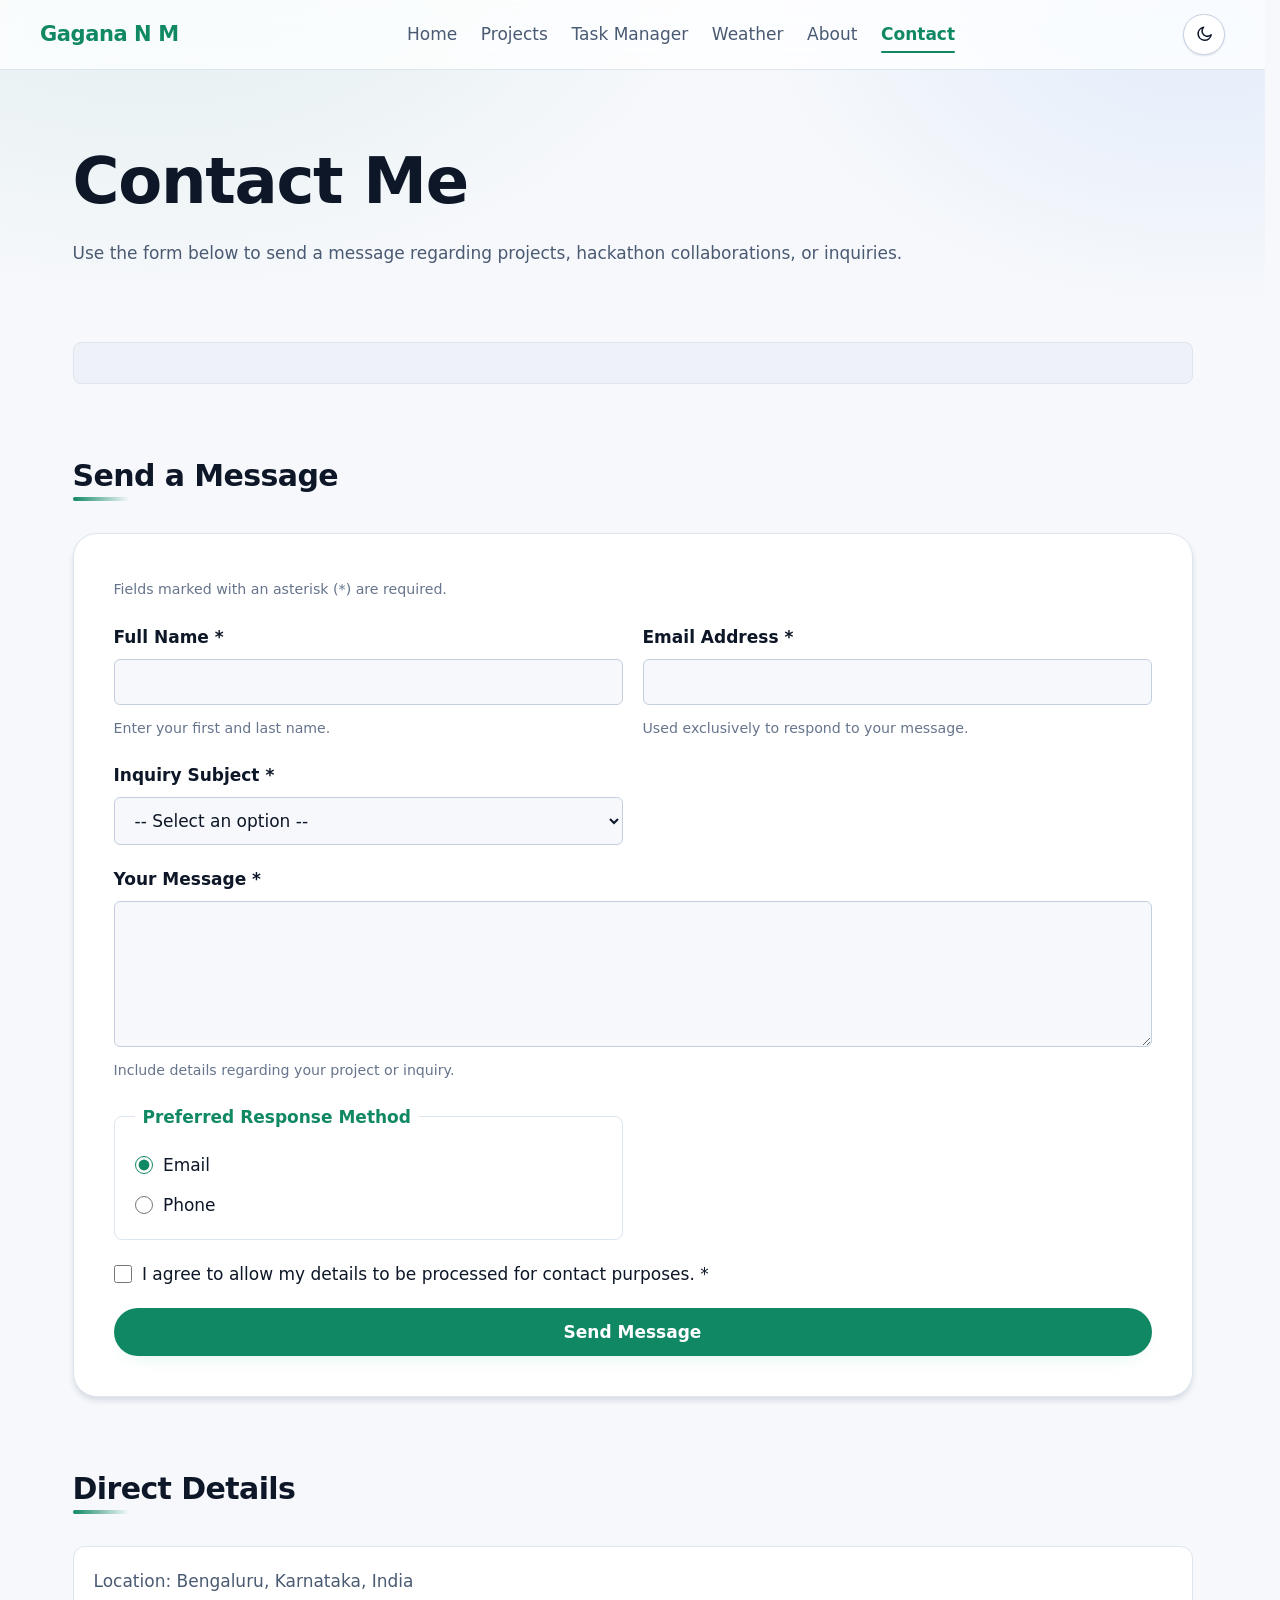
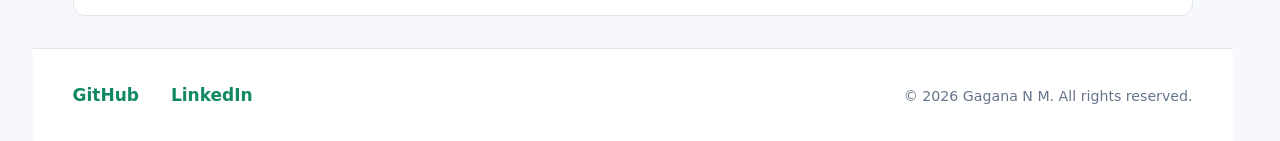
<file: contact.html>
<!DOCTYPE html>
<html lang="en" dir="ltr">
<head>
  <meta charset="UTF-8">
  <meta name="viewport" content="width=device-width, initial-scale=1.0">
  
  <title>Contact Gagana N M | AI/ML Engineer</title>
  <meta name="description" content="Get in touch with Gagana N M for AI/ML development, software collaboration, or accessibility inquiries.">
  <meta name="robots" content="index, follow">

  <link rel="canonical" href="https://www.gagananm.dev/contact.html">
  <link rel="stylesheet" href="style.css">
</head>
<body>

  <!-- Skip Link -->
  <a href="#main-content" class="skip-link">Skip to main content</a>

  <!-- Header Landmark -->
  <header role="banner">
    <nav aria-label="Main Navigation">
      <a href="index.html">
        <strong>Gagana N M</strong>
      </a>
      <ul>
        <li><a href="index.html">Home</a></li>
        <li><a href="project.html">Projects</a></li>
        <li><a href="todo.html">Task Manager</a></li>
        <li><a href="weather.html">Weather</a></li>
        <li><a href="about.html">About</a></li>
        <li><a href="contact.html" aria-current="page">Contact</a></li>
      </ul>

      <!-- Light / dark mode switch: swaps CSS custom properties on <html> -->
      <button type="button" class="theme-toggle" id="theme-toggle"
        aria-label="Switch to light theme" aria-pressed="false" title="Toggle colour theme">
        <svg class="icon icon-sun" viewBox="0 0 24 24" fill="none" stroke="currentColor"
          stroke-width="2" stroke-linecap="round" aria-hidden="true" focusable="false">
          <circle cx="12" cy="12" r="4.5"></circle>
          <path d="M12 1.5v2.5M12 20v2.5M4.2 4.2l1.8 1.8M18 18l1.8 1.8M1.5 12H4M20 12h2.5M4.2 19.8L6 18M18 6l1.8-1.8"></path>
        </svg>
        <svg class="icon icon-moon" viewBox="0 0 24 24" fill="none" stroke="currentColor"
          stroke-width="2" stroke-linecap="round" stroke-linejoin="round" aria-hidden="true" focusable="false">
          <path d="M21 12.8A8.5 8.5 0 1 1 11.2 3a6.6 6.6 0 0 0 9.8 9.8z"></path>
        </svg>
      </button>
    </nav>
  </header>

  <!-- Main Content Landmark -->
  <main id="main-content" tabindex="-1">

    <header>
      <h1>Contact Me</h1>
      <p>Use the form below to send a message regarding projects, hackathon collaborations, or inquiries.</p>
    </header>

    <!-- Screen Reader Status Live Region -->
    <div id="form-status" aria-live="polite" aria-atomic="true">
      <!-- Success/Error alert messages will be read by screen readers here -->
    </div>

    <!-- Tab-Navigable Contact Form -->
    <section aria-labelledby="form-heading">
      <h2 id="form-heading">Send a Message</h2>

      <form action="/submit-contact" method="POST" novalidate>

        <p><small>Fields marked with an asterisk (<span aria-hidden="true">*</span>) are required.</small></p>

        <!-- Name Input -->
        <div>
          <label for="full-name">
            Full Name <span aria-hidden="true">*</span>
          </label>
          <input
            type="text"
            id="full-name"
            name="name"
            required
            autocomplete="name"
            aria-required="true"
            aria-describedby="name-hint"
          >
          <span id="name-hint"><small>Enter your first and last name.</small></span>
        </div>

        <!-- Email Input -->
        <div>
          <label for="email-address">
            Email Address <span aria-hidden="true">*</span>
          </label>
          <input
            type="email"
            id="email-address"
            name="email"
            required
            autocomplete="email"
            aria-required="true"
            aria-describedby="email-hint"
          >
          <span id="email-hint"><small>Used exclusively to respond to your message.</small></span>
        </div>

        <!-- Subject Select Dropdown -->
        <div>
          <label for="subject-type">
            Inquiry Subject <span aria-hidden="true">*</span>
          </label>
          <select id="subject-type" name="subject" required aria-required="true">
            <option value="" disabled selected>-- Select an option --</option>
            <option value="collaboration">Project Collaboration</option>
            <option value="hackathon">Hackathon / Team Opportunity</option>
            <option value="general">General Inquiry</option>
          </select>
        </div>

        <!-- Message Textarea -->
        <div>
          <label for="user-message">
            Your Message <span aria-hidden="true">*</span>
          </label>
          <textarea
            id="user-message"
            name="message"
            rows="6"
            required
            aria-required="true"
            aria-describedby="message-hint"
          ></textarea>
          <span id="message-hint"><small>Include details regarding your project or inquiry.</small></span>
        </div>

        <!-- Radio Group Fieldset -->
        <fieldset>
          <legend>Preferred Response Method</legend>

          <div>
            <input type="radio" id="pref-email" name="preferred_contact" value="email" checked>
            <label for="pref-email">Email</label>
          </div>

          <div>
            <input type="radio" id="pref-phone" name="preferred_contact" value="phone">
            <label for="pref-phone">Phone</label>
          </div>
        </fieldset>

        <!-- Checkbox -->
        <div>
          <input type="checkbox" id="data-consent" name="consent" required aria-required="true">
          <label for="data-consent">
            I agree to allow my details to be processed for contact purposes. <span aria-hidden="true">*</span>
          </label>
        </div>

        <!-- Submit Button -->
        <div>
          <button type="submit">Send Message</button>
        </div>

      </form>
    </section>

    <!-- Direct Contact Address Landmark -->
    <section aria-labelledby="direct-contact-heading">
      <h2 id="direct-contact-heading">Direct Details</h2>
      <address>
        <p>Location: Bengaluru, Karnataka, India</p>
      </address>
    </section>

  </main>

  <!-- Footer Landmark -->
  <footer role="contentinfo">
    <nav aria-label="Footer Social Links">
      <ul>
        <li><a href="https://github.com" rel="external noopener noreferrer" target="_blank" aria-label="GitHub Profile (opens in a new tab)">GitHub</a></li>
        <li><a href="https://linkedin.com" rel="external noopener noreferrer" target="_blank" aria-label="LinkedIn Profile (opens in a new tab)">LinkedIn</a></li>
      </ul>
    </nav>
    <p><small>&copy; <time datetime="2026">2026</time> Gagana N M. All rights reserved.</small></p>
  </footer>

</body>
</html>
</file>
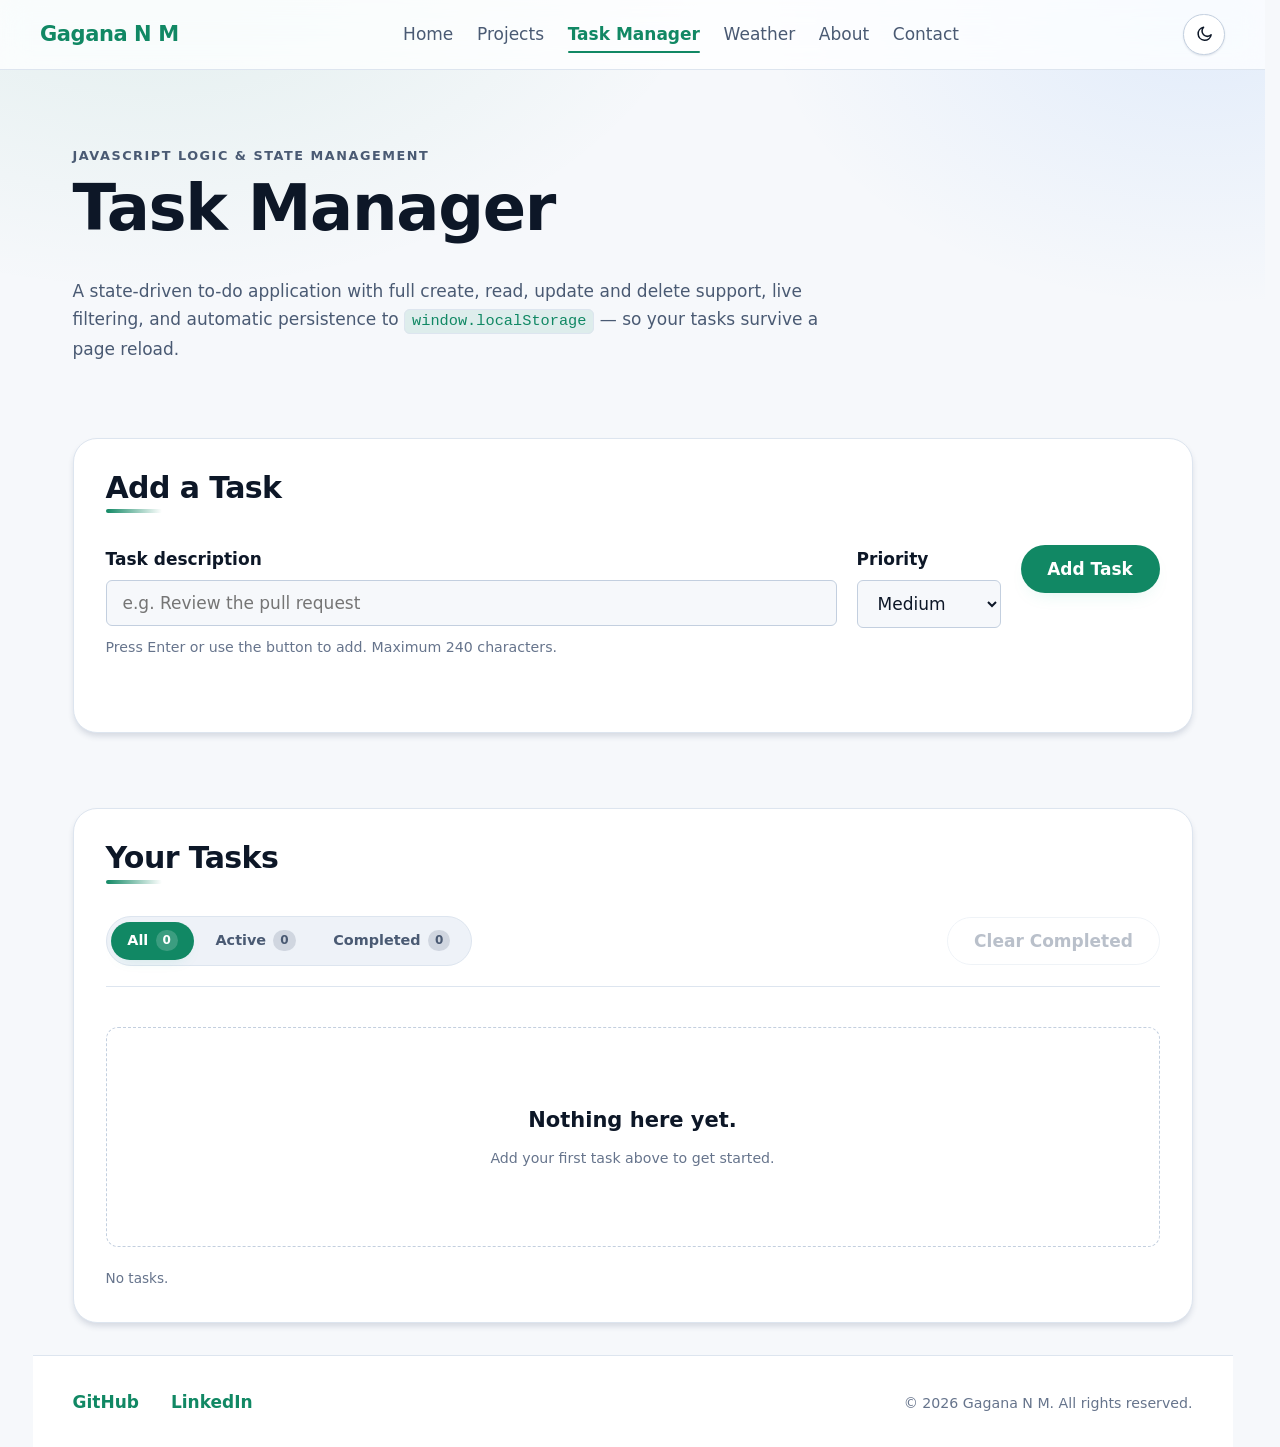
<file: todo.html>
<!DOCTYPE html>
<html lang="en" dir="ltr">
<head>
  <meta charset="UTF-8">
  <meta name="viewport" content="width=device-width, initial-scale=1.0">

  <!-- Primary Meta Tags -->
  <title>Task Manager | Gagana N M - JavaScript To-Do Application</title>
  <meta name="title" content="Task Manager | Gagana N M - JavaScript To-Do Application">
  <meta name="description" content="An interactive, client-side task management application built with vanilla JavaScript, DOM manipulation, event delegation, and localStorage persistence.">
  <meta name="keywords" content="JavaScript To-Do List, CRUD, localStorage, DOM Manipulation, Event Delegation, State Management">
  <meta name="author" content="Gagana N M">
  <meta name="robots" content="index, follow">

  <!-- Open Graph -->
  <meta property="og:type" content="website">
  <meta property="og:url" content="https://www.gagananm.dev/todo.html">
  <meta property="og:title" content="Task Manager | Gagana N M">
  <meta property="og:description" content="A state-driven task manager with full CRUD, filtering, and offline persistence.">

  <!-- Canonical URL -->
  <link rel="canonical" href="https://www.gagananm.dev/todo.html">

  <link rel="stylesheet" href="style.css">
  <!--
    Theme boot: resolves the saved theme (or the OS preference) BEFORE first
    paint so the page never flashes the wrong palette. Kept inline and tiny
    on purpose — an external file here would re-introduce the flash.
  -->
  <script>
    (function () {
      try {
        var saved = localStorage.getItem('theme');
        var prefersLight = window.matchMedia('(prefers-color-scheme: light)').matches;
        document.documentElement.setAttribute('data-theme', saved || (prefersLight ? 'light' : 'dark'));
      } catch (e) {
        document.documentElement.setAttribute('data-theme', 'dark');
      }
    })();
  </script>
</head>
<body>

  <!-- Skip Link -->
  <a href="#main-content" class="skip-link">Skip to main content</a>

  <!-- Header Landmark -->
  <header role="banner">
    <nav aria-label="Main Navigation">
      <a href="index.html">
        <strong>Gagana N M</strong>
      </a>
      <ul>
        <li><a href="index.html">Home</a></li>
        <li><a href="project.html">Projects</a></li>
        <li><a href="todo.html" aria-current="page">Task Manager</a></li>
        <li><a href="weather.html">Weather</a></li>
        <li><a href="about.html">About</a></li>
        <li><a href="contact.html">Contact</a></li>
      </ul>

      <!-- Light / dark mode switch -->
      <button type="button" class="theme-toggle" id="theme-toggle"
        aria-label="Switch to light theme" aria-pressed="false" title="Toggle colour theme">
        <svg class="icon icon-sun" viewBox="0 0 24 24" fill="none" stroke="currentColor"
          stroke-width="2" stroke-linecap="round" aria-hidden="true" focusable="false">
          <circle cx="12" cy="12" r="4.5"></circle>
          <path d="M12 1.5v2.5M12 20v2.5M4.2 4.2l1.8 1.8M18 18l1.8 1.8M1.5 12H4M20 12h2.5M4.2 19.8L6 18M18 6l1.8-1.8"></path>
        </svg>
        <svg class="icon icon-moon" viewBox="0 0 24 24" fill="none" stroke="currentColor"
          stroke-width="2" stroke-linecap="round" stroke-linejoin="round" aria-hidden="true" focusable="false">
          <path d="M21 12.8A8.5 8.5 0 1 1 11.2 3a6.6 6.6 0 0 0 9.8 9.8z"></path>
        </svg>
      </button>
    </nav>
  </header>

  <!-- Main Content Landmark -->
  <main id="main-content" tabindex="-1">

    <header class="page-header">
      <p class="eyebrow">JavaScript Logic &amp; State Management</p>
      <h1>Task Manager</h1>
      <p>
        A state-driven to-do application with full create, read, update and delete
        support, live filtering, and automatic persistence to
        <code>window.localStorage</code> — so your tasks survive a page reload.
      </p>
    </header>

    <!-- ==================================================================
         TASK CREATOR (Create)
         ================================================================== -->
    <section class="todo-panel" aria-labelledby="create-heading">
      <h2 id="create-heading">Add a Task</h2>

      <form id="todo-form" class="todo-form" novalidate>
        <div class="todo-field">
          <label for="todo-input">Task description</label>
          <input
            type="text"
            id="todo-input"
            name="task"
            placeholder="e.g. Review the pull request"
            autocomplete="off"
            maxlength="240"
            aria-describedby="todo-hint"
          >
          <span id="todo-hint" class="field-hint">
            <small>Press Enter or use the button to add. Maximum 240 characters.</small>
          </span>
        </div>

        <div class="todo-field todo-field--meta">
          <label for="todo-priority">Priority</label>
          <select id="todo-priority" name="priority">
            <option value="low">Low</option>
            <option value="medium" selected>Medium</option>
            <option value="high">High</option>
          </select>
        </div>

        <button type="submit" id="todo-submit">Add Task</button>
      </form>

      <!-- Validation / status announcements for assistive technology -->
      <p id="form-status" class="form-status" role="status" aria-live="polite" aria-atomic="true"></p>
    </section>

    <!-- ==================================================================
         TASK LIST + FILTERS (Read / Update / Delete)
         ================================================================== -->
    <section class="todo-panel" aria-labelledby="list-heading">
      <h2 id="list-heading">Your Tasks</h2>

      <!-- Filters -->
      <div class="todo-toolbar">
        <div class="filter-group" role="group" aria-label="Filter tasks by status">
          <button type="button" class="filter-btn is-active" data-filter="all" aria-pressed="true">
            All <span class="filter-count" data-count="all">0</span>
          </button>
          <button type="button" class="filter-btn" data-filter="active" aria-pressed="false">
            Active <span class="filter-count" data-count="active">0</span>
          </button>
          <button type="button" class="filter-btn" data-filter="completed" aria-pressed="false">
            Completed <span class="filter-count" data-count="completed">0</span>
          </button>
        </div>

        <button type="button" class="btn btn--ghost btn--sm" id="clear-completed">
          Clear Completed
        </button>
      </div>

      <!--
        The list is rendered entirely from state. The delegated click/keydown
        listeners live on `#todo-list`, not on individual items, so newly
        created rows work without re-binding anything.
      -->
      <ul id="todo-list" class="todo-list" aria-describedby="list-summary"></ul>

      <!-- Empty state, toggled from JS based on state + active filter -->
      <div id="empty-state" class="empty-state" hidden>
        <p id="empty-title">Nothing here yet.</p>
        <p><small id="empty-detail">Add your first task above to get started.</small></p>
      </div>

      <p id="list-summary" class="list-summary" role="status" aria-live="polite"></p>
    </section>

  </main>

  <!-- Footer Landmark -->
  <footer role="contentinfo">
    <nav aria-label="Footer Social Links">
      <ul>
        <li><a href="https://github.com" rel="external noopener noreferrer" target="_blank" aria-label="GitHub Profile (opens in a new tab)">GitHub</a></li>
        <li><a href="https://linkedin.com" rel="external noopener noreferrer" target="_blank" aria-label="LinkedIn Profile (opens in a new tab)">LinkedIn</a></li>
      </ul>
    </nav>
    <p><small>&copy; <time datetime="2026">2026</time> Gagana N M. All rights reserved.</small></p>
  </footer>

  <!-- Theme toggle controller -->
  <script>
    (function () {
      var root = document.documentElement;
      var toggle = document.getElementById('theme-toggle');
      if (!toggle) return;

      var media = window.matchMedia('(prefers-color-scheme: light)');

      function sync() {
        var isDark = root.getAttribute('data-theme') !== 'light';
        toggle.setAttribute('aria-label', isDark ? 'Switch to light theme' : 'Switch to dark theme');
        toggle.setAttribute('aria-pressed', isDark ? 'false' : 'true');
      }

      toggle.addEventListener('click', function () {
        var next = root.getAttribute('data-theme') === 'light' ? 'dark' : 'light';
        root.setAttribute('data-theme', next);
        try { localStorage.setItem('theme', next); } catch (e) {}
        sync();
      });

      media.addEventListener('change', function (event) {
        var saved = null;
        try { saved = localStorage.getItem('theme'); } catch (e) {}
        if (!saved) {
          root.setAttribute('data-theme', event.matches ? 'light' : 'dark');
          sync();
        }
      });

      sync();
    })();
  </script>

  <!-- Application logic -->
  <script src="todo.js"></script>

</body>
</html>
</file>
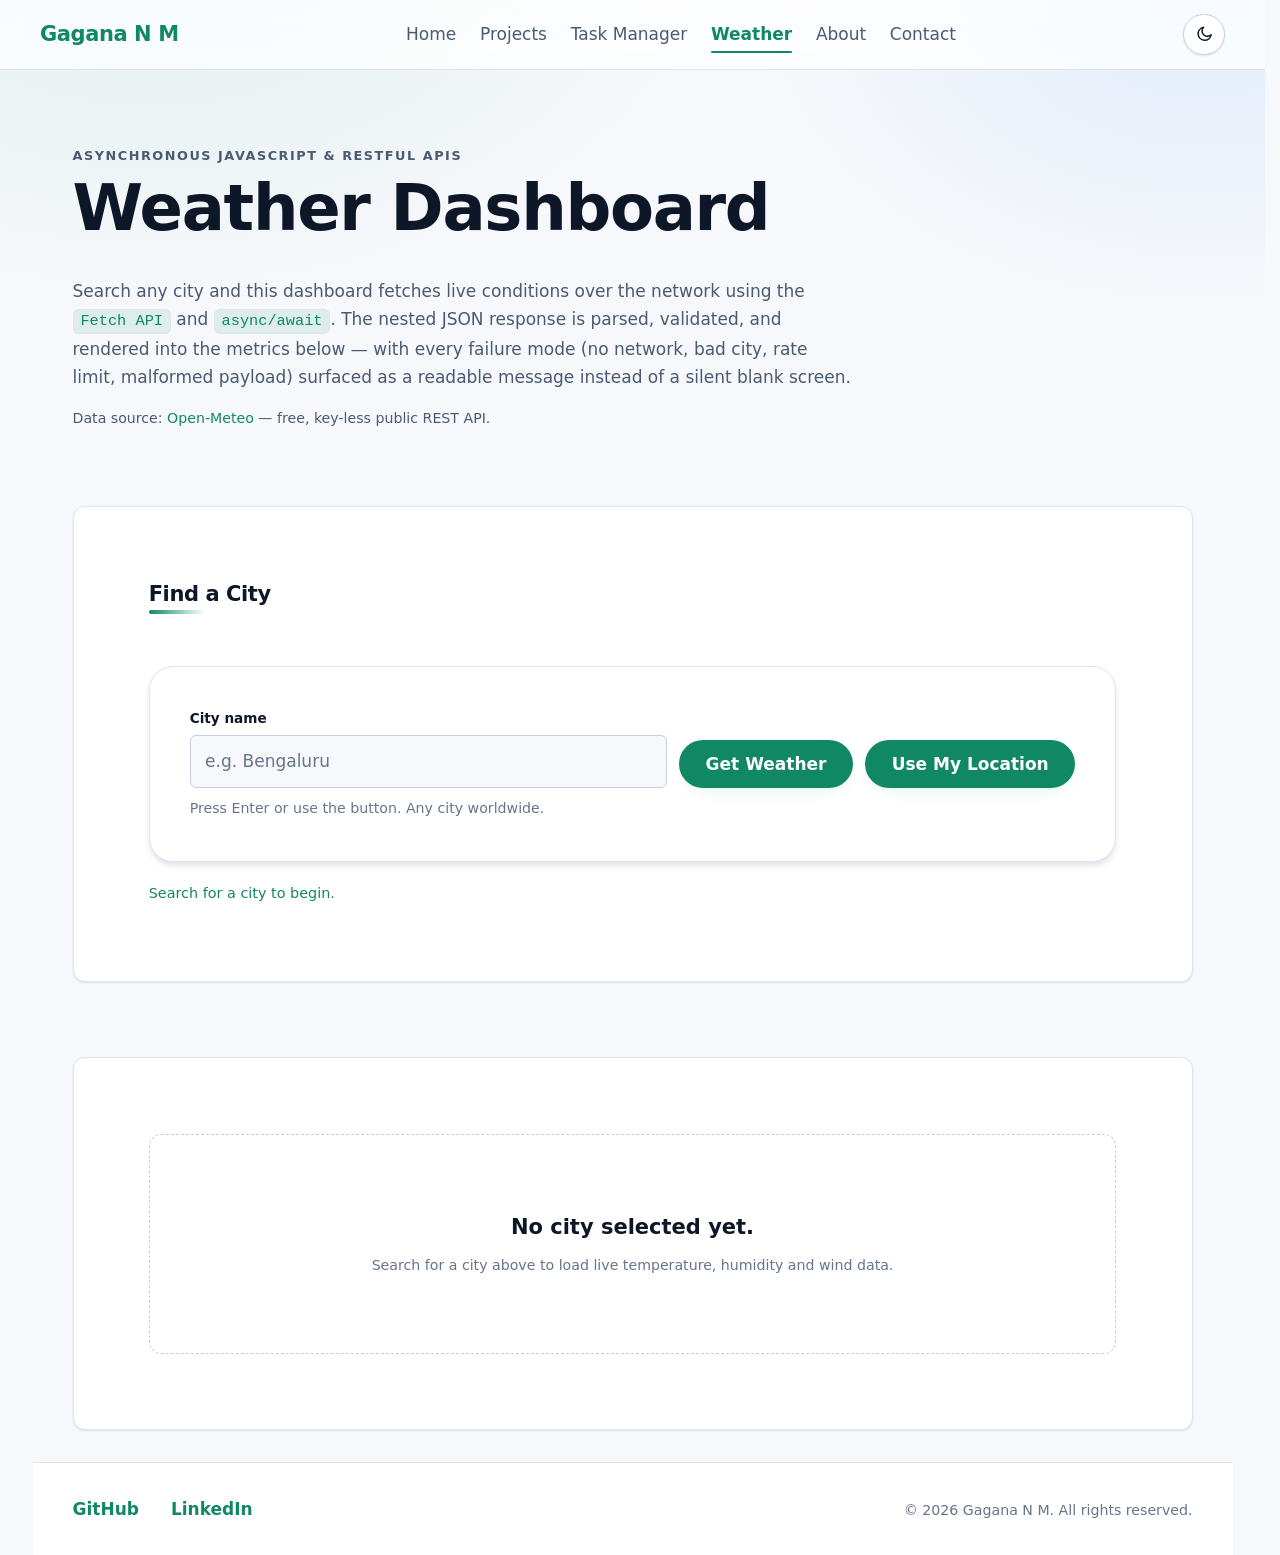
<file: weather.html>
<!DOCTYPE html>
<html lang="en" dir="ltr">
<head>
  <meta charset="UTF-8">
  <meta name="viewport" content="width=device-width, initial-scale=1.0">

  <!-- Primary Meta Tags -->
  <title>Weather Dashboard | Gagana N M - Async JavaScript &amp; REST APIs</title>
  <meta name="title" content="Weather Dashboard | Gagana N M - Async JavaScript &amp; REST APIs">
  <meta name="description" content="A real-time weather dashboard built with the Fetch API, async/await, comprehensive error handling, and dynamic rendering of nested JSON returned from a public REST API.">
  <meta name="keywords" content="JavaScript Weather App, Fetch API, async await, REST API, JSON parsing, Open-Meteo, Error Handling">
  <meta name="author" content="Gagana N M">
  <meta name="robots" content="index, follow">

  <!-- Open Graph -->
  <meta property="og:type" content="website">
  <meta property="og:url" content="https://www.gagananm.dev/weather.html">
  <meta property="og:title" content="Weather Dashboard | Gagana N M">
  <meta property="og:description" content="Live weather metrics fetched asynchronously from a public REST API and rendered from nested JSON.">

  <!-- Canonical URL -->
  <link rel="canonical" href="https://www.gagananm.dev/weather.html">

  <link rel="stylesheet" href="style.css">
  <!--
    Theme boot: resolves the saved theme (or the OS preference) BEFORE first
    paint so the page never flashes the wrong palette. Kept inline and tiny
    on purpose — an external file here would re-introduce the flash.
  -->
  <script>
    (function () {
      try {
        var saved = localStorage.getItem('theme');
        var prefersLight = window.matchMedia('(prefers-color-scheme: light)').matches;
        document.documentElement.setAttribute('data-theme', saved || (prefersLight ? 'light' : 'dark'));
      } catch (e) {
        document.documentElement.setAttribute('data-theme', 'dark');
      }
    })();
  </script>
</head>
<body>

  <!-- Skip Link -->
  <a href="#main-content" class="skip-link">Skip to main content</a>

  <!-- Header Landmark -->
  <header role="banner">
    <nav aria-label="Main Navigation">
      <a href="index.html">
        <strong>Gagana N M</strong>
      </a>
      <ul>
        <li><a href="index.html">Home</a></li>
        <li><a href="project.html">Projects</a></li>
        <li><a href="todo.html">Task Manager</a></li>
        <li><a href="weather.html" aria-current="page">Weather</a></li>
        <li><a href="about.html">About</a></li>
        <li><a href="contact.html">Contact</a></li>
      </ul>

      <!-- Light / dark mode switch -->
      <button type="button" class="theme-toggle" id="theme-toggle"
        aria-label="Switch to light theme" aria-pressed="false" title="Toggle colour theme">
        <svg class="icon icon-sun" viewBox="0 0 24 24" fill="none" stroke="currentColor"
          stroke-width="2" stroke-linecap="round" aria-hidden="true" focusable="false">
          <circle cx="12" cy="12" r="4.5"></circle>
          <path d="M12 1.5v2.5M12 20v2.5M4.2 4.2l1.8 1.8M18 18l1.8 1.8M1.5 12H4M20 12h2.5M4.2 19.8L6 18M18 6l1.8-1.8"></path>
        </svg>
        <svg class="icon icon-moon" viewBox="0 0 24 24" fill="none" stroke="currentColor"
          stroke-width="2" stroke-linecap="round" stroke-linejoin="round" aria-hidden="true" focusable="false">
          <path d="M21 12.8A8.5 8.5 0 1 1 11.2 3a6.6 6.6 0 0 0 9.8 9.8z"></path>
        </svg>
      </button>
    </nav>
  </header>

  <!-- Main Content Landmark -->
  <main id="main-content" tabindex="-1">

    <header class="page-header">
      <p class="eyebrow">Asynchronous JavaScript &amp; RESTful APIs</p>
      <h1>Weather Dashboard</h1>
      <p>
        Search any city and this dashboard fetches live conditions over the network
        using the <code>Fetch API</code> and <code>async/await</code>. The nested JSON
        response is parsed, validated, and rendered into the metrics below — with
        every failure mode (no network, bad city, rate limit, malformed payload)
        surfaced as a readable message instead of a silent blank screen.
      </p>
      <p class="weather-source">
        <small>Data source: <a href="https://open-meteo.com/" rel="external noopener noreferrer" target="_blank">Open-Meteo</a> — free, key-less public REST API.</small>
      </p>
    </header>

    <!-- ==================================================================
         SEARCH
         ================================================================== -->
    <section class="weather-panel" aria-labelledby="search-heading">
      <h2 id="search-heading">Find a City</h2>

      <form id="weather-form" class="weather-form" novalidate>
        <div class="weather-field">
          <label for="city-input">City name</label>
          <input
            type="text"
            id="city-input"
            name="city"
            placeholder="e.g. Bengaluru"
            autocomplete="off"
            maxlength="120"
            spellcheck="false"
            aria-describedby="city-hint"
          >
          <span id="city-hint" class="field-hint">
            <small>Press Enter or use the button. Any city worldwide.</small>
          </span>
        </div>

        <button type="submit" id="weather-submit">Get Weather</button>

        <button type="button" class="btn btn--ghost" id="weather-geo" title="Use my current location">
          Use My Location
        </button>
      </form>

      <!-- Quick-pick shortcuts for the most recently searched cities -->
      <div class="weather-recent" id="weather-recent" hidden>
        <span class="weather-recent__label" id="recent-label">Recent:</span>
        <div class="weather-recent__chips" id="recent-chips" role="group" aria-labelledby="recent-label"></div>
      </div>

      <!-- Validation / status announcements for assistive technology -->
      <p id="weather-status" class="form-status" role="status" aria-live="polite" aria-atomic="true"></p>
    </section>

    <!-- ==================================================================
         RESULTS
         ================================================================== -->
    <section class="weather-panel" aria-labelledby="results-heading" aria-busy="false" id="results-panel">
      <h2 id="results-heading" class="visually-hidden">Current Conditions</h2>

      <!-- Loading state -->
      <div id="weather-loading" class="weather-loading" hidden>
        <span class="spinner" aria-hidden="true"></span>
        <p>Fetching live data&hellip;</p>
      </div>

      <!-- Error state -->
      <div id="weather-error" class="weather-error" role="alert" hidden>
        <h3 id="weather-error-title">Something went wrong</h3>
        <p id="weather-error-detail"></p>
        <button type="button" class="btn btn--ghost btn--sm" id="weather-retry" hidden>Try again</button>
      </div>

      <!-- Empty / initial state -->
      <div id="weather-empty" class="empty-state">
        <p>No city selected yet.</p>
        <p><small>Search for a city above to load live temperature, humidity and wind data.</small></p>
      </div>

      <!-- Populated by renderWeather() from the parsed JSON payload -->
      <div id="weather-result" class="weather-result" hidden>

        <!-- Place + condition -->
        <div class="weather-hero">
          <div class="weather-hero__text">
            <p class="weather-place" id="w-place">&mdash;</p>
            <p class="weather-meta" id="w-meta">&mdash;</p>
            <p class="weather-condition" id="w-condition">&mdash;</p>
          </div>
          <div class="weather-hero__temp">
            <span class="weather-emoji" id="w-emoji" aria-hidden="true">&#9925;</span>
            <span class="weather-temp" id="w-temp">&mdash;</span>
            <span class="weather-feels" id="w-feels">&mdash;</span>
          </div>
        </div>

        <!-- Headline metrics -->
        <ul class="weather-metrics" aria-label="Current weather metrics">
          <li class="metric">
            <span class="metric__label">Humidity</span>
            <span class="metric__value" id="w-humidity">&mdash;</span>
            <span class="metric__sub" id="w-humidity-sub">&mdash;</span>
          </li>
          <li class="metric">
            <span class="metric__label">Wind Speed</span>
            <span class="metric__value" id="w-wind">&mdash;</span>
            <span class="metric__sub" id="w-wind-sub">&mdash;</span>
          </li>
          <li class="metric">
            <span class="metric__label">Precipitation</span>
            <span class="metric__value" id="w-precip">&mdash;</span>
            <span class="metric__sub" id="w-precip-sub">&mdash;</span>
          </li>
          <li class="metric">
            <span class="metric__label">Pressure</span>
            <span class="metric__value" id="w-pressure">&mdash;</span>
            <span class="metric__sub" id="w-pressure-sub">&mdash;</span>
          </li>
          <li class="metric">
            <span class="metric__label">Cloud Cover</span>
            <span class="metric__value" id="w-clouds">&mdash;</span>
            <span class="metric__sub" id="w-clouds-sub">&mdash;</span>
          </li>
          <li class="metric">
            <span class="metric__label">UV Index</span>
            <span class="metric__value" id="w-uv">&mdash;</span>
            <span class="metric__sub" id="w-uv-sub">&mdash;</span>
          </li>
        </ul>

        <!-- Sunrise / sunset strip -->
        <div class="weather-sun" id="w-sun-row">
          <div class="sun-item">
            <span class="sun-item__label">Sunrise</span>
            <span class="sun-item__value" id="w-sunrise">&mdash;</span>
          </div>
          <div class="sun-item">
            <span class="sun-item__label">Sunset</span>
            <span class="sun-item__value" id="w-sunset">&mdash;</span>
          </div>
          <div class="sun-item">
            <span class="sun-item__label">Daylight</span>
            <span class="sun-item__value" id="w-daylight">&mdash;</span>
          </div>
        </div>

        <!-- Next 24 hours, built from the hourly arrays -->
        <div class="weather-hourly">
          <h3>Next 24 Hours</h3>
          <ul class="hourly-strip" id="w-hourly" aria-label="Hourly forecast"></ul>
        </div>

        <p class="weather-updated">
          <small>Last updated <time id="w-updated" datetime="">just now</time> &middot; refreshed automatically every 5 minutes</small>
        </p>
      </div>
    </section>

  </main>

  <!-- Footer Landmark -->
  <footer role="contentinfo">
    <nav aria-label="Footer Social Links">
      <ul>
        <li><a href="https://github.com" rel="external noopener noreferrer" target="_blank" aria-label="GitHub Profile (opens in a new tab)">GitHub</a></li>
        <li><a href="https://linkedin.com" rel="external noopener noreferrer" target="_blank" aria-label="LinkedIn Profile (opens in a new tab)">LinkedIn</a></li>
      </ul>
    </nav>
    <p><small>&copy; <time datetime="2026">2026</time> Gagana N M. All rights reserved.</small></p>
  </footer>

  <!-- Theme toggle controller -->
  <script>
    (function () {
      var root = document.documentElement;
      var toggle = document.getElementById('theme-toggle');
      if (!toggle) return;

      var media = window.matchMedia('(prefers-color-scheme: light)');

      function sync() {
        var isDark = root.getAttribute('data-theme') !== 'light';
        toggle.setAttribute('aria-label', isDark ? 'Switch to light theme' : 'Switch to dark theme');
        toggle.setAttribute('aria-pressed', isDark ? 'false' : 'true');
      }

      toggle.addEventListener('click', function () {
        var next = root.getAttribute('data-theme') === 'light' ? 'dark' : 'light';
        root.setAttribute('data-theme', next);
        try { localStorage.setItem('theme', next); } catch (e) {}
        sync();
      });

      media.addEventListener('change', function (event) {
        var saved = null;
        try { saved = localStorage.getItem('theme'); } catch (e) {}
        if (!saved) {
          root.setAttribute('data-theme', event.matches ? 'light' : 'dark');
          sync();
        }
      });

      sync();
    })();
  </script>

  <!-- Application logic -->
  <script src="weather.js"></script>

</body>
</html>
</file>
<file: style.css>
/* ==========================================================================
   GAGANA N M — PORTFOLIO STYLESHEET
   Architecture:
     1.  Design Tokens (custom properties) + Light/Dark theme
     2.  Base & Accessibility styles
     3.  Navigation & Header (Flexbox)
     4.  Main content & page shell (CSS Grid)
     5.  Page-specific components (hero, cards, forms, timeline)
     6.  Footer
     7.  Responsive breakpoints (mobile-first)
     8.  User preferences (reduced motion, print)
   ========================================================================== */

/* ==========================================================================
   1. DESIGN TOKENS — CUSTOM PROPERTIES
   Every colour, size, radius and easing used below is declared once here,
   which is what makes runtime theme switching a single-attribute change.
   ========================================================================== */

:root {
  /* Tells the UA which palette form controls & scrollbars should use */
  color-scheme: dark;

  /* --- Brand accent (theme-independent hue, derived shades) --- */
  --brand-hue: 162;
  --accent: hsl(var(--brand-hue) 84% 40%);
  --accent-hover: hsl(var(--brand-hue) 84% 48%);
  --accent-soft: hsl(var(--brand-hue) 84% 40% / 0.14);
  --accent-glow: hsl(var(--brand-hue) 84% 45% / 0.35);
  --accent-contrast: #ffffff;

  /* --- Surfaces (dark defaults) --- */
  --bg-primary: #070b14;
  --bg-secondary: #0f1626;
  --bg-surface: #1b2438;
  --bg-elevated: #141d30;
  --glass: rgb(15 22 38 / 0.72);
  --border-color: #1f2b42;
  --border-strong: #2c3a56;

  /* --- Text --- */
  --text-primary: #f3f6fb;
  --text-secondary: #9aa7bd;
  --text-muted: #6b7891;

  /* Typography & Layout */
  --font-main: system-ui, -apple-system, BlinkMacSystemFont, 'Segoe UI', Roboto, Oxygen, Ubuntu, Cantarell, sans-serif;
  --max-width: 1200px;
  --gutter: clamp(1rem, 0.5rem + 2.5vw, 2.5rem);

  /* Fluid type scale — scales smoothly between mobile and desktop
     with no breakpoint required (min, preferred, max) */
  --step-0: clamp(0.95rem, 0.9rem + 0.25vw, 1.0625rem);
  --step-1: clamp(1.125rem, 1.05rem + 0.4vw, 1.3125rem);
  --step-2: clamp(1.4rem, 1.2rem + 0.9vw, 1.875rem);
  --step-3: clamp(1.85rem, 1.4rem + 2.1vw, 3rem);
  --step-4: clamp(2.2rem, 1.5rem + 3.4vw, 4rem);

  /* Spacing scale */
  --space-xs: 0.375rem;
  --space-sm: 0.75rem;
  --space-md: 1.25rem;
  --space-lg: 2rem;
  --space-xl: clamp(2.5rem, 1.5rem + 4vw, 5rem);

  /* Utilities */
  --radius-sm: 0.375rem;
  --radius-md: 0.5rem;
  --radius-lg: 0.75rem;
  --radius-xl: 1.5rem;
  --radius-pill: 999px;
  --shadow-sm: 0 1px 2px 0 rgba(0, 0, 0, 0.5);
  --shadow-md: 0 4px 6px -1px rgba(0, 0, 0, 0.3);
  --shadow-lg: 0 10px 15px -3px rgba(0, 0, 0, 0.4);
  --ring: 0 0 0 3px var(--accent-soft);
  --ease: cubic-bezier(0.4, 0, 0.2, 1);
  --transition: all 0.3s var(--ease);

  /* --- Priority semantics (shared by the task manager) --- */
  --priority-high: hsl(0 72% 51%);
  --priority-high-soft: hsl(0 72% 51% / 0.16);
  --priority-medium: hsl(38 92% 50%);
  --priority-medium-soft: hsl(38 92% 50% / 0.16);
  --priority-low: hsl(199 89% 48%);
  --priority-low-soft: hsl(199 89% 48% / 0.16);

  --danger: hsl(0 72% 51%);
  --danger-soft: hsl(0 72% 51% / 0.14);
}

/* ==========================================================================
   1b. LIGHT THEME
   Two routes, both driven purely by swapping custom-property values:
     a) Automatic  -> the OS/browser `prefers-color-scheme` media feature
     b) Manual     -> [data-theme="light"] set on <html> by the toggle button
   ========================================================================== */
@media (prefers-color-scheme: light) {
  :root:not([data-theme='dark']) {
    color-scheme: light;

    --accent: hsl(var(--brand-hue) 78% 30%);
    --accent-hover: hsl(var(--brand-hue) 78% 24%);
    --accent-soft: hsl(var(--brand-hue) 78% 30% / 0.1);
    --accent-glow: hsl(var(--brand-hue) 78% 40% / 0.25);

    --bg-primary: #f6f8fb;
    --bg-secondary: #ffffff;
    --bg-surface: #eef2f8;
    --bg-elevated: #ffffff;
    --glass: rgb(255 255 255 / 0.78);
    --border-color: #dde5ef;
    --border-strong: #c3cfdf;

    --text-primary: #0d1727;
    --text-secondary: #4a5a73;
    --text-muted: #66748c;

    --shadow-sm: 0 1px 2px 0 rgba(30, 50, 90, 0.12);
    --shadow-md: 0 4px 6px -1px rgba(30, 50, 90, 0.16);
    --shadow-lg: 0 10px 15px -3px rgba(30, 50, 90, 0.22);
  }
}

/* Manual override — always wins over the system preference */
:root[data-theme='light'] {
  color-scheme: light;

  --accent: hsl(var(--brand-hue) 78% 30%);
  --accent-hover: hsl(var(--brand-hue) 78% 24%);
  --accent-soft: hsl(var(--brand-hue) 78% 30% / 0.1);
  --accent-glow: hsl(var(--brand-hue) 78% 40% / 0.25);

  --bg-primary: #f6f8fb;
  --bg-secondary: #ffffff;
  --bg-surface: #eef2f8;
  --bg-elevated: #ffffff;
  --glass: rgb(255 255 255 / 0.78);
  --border-color: #dde5ef;
  --border-strong: #c3cfdf;

  --text-primary: #0d1727;
  --text-secondary: #4a5a73;
  --text-muted: #66748c;

  /* Darker priority shades so they hold AA contrast on white */
  --priority-high: hsl(0 72% 42%);
  --priority-medium: hsl(32 90% 36%);
  --priority-low: hsl(205 90% 34%);
  --danger: hsl(0 72% 42%);

  --shadow-sm: 0 1px 2px 0 rgba(30, 50, 90, 0.12);
  --shadow-md: 0 4px 6px -1px rgba(30, 50, 90, 0.16);
  --shadow-lg: 0 10px 15px -3px rgba(30, 50, 90, 0.22);
}

/* Mirror that palette when light mode is chosen automatically by the OS */
@media (prefers-color-scheme: light) {
  :root:not([data-theme='dark']) {
    --priority-high: hsl(0 72% 42%);
    --priority-medium: hsl(32 90% 36%);
    --priority-low: hsl(205 90% 34%);
    --danger: hsl(0 72% 42%);
  }
}

/* ==========================================================================
   2. BASE & ACCESSIBILITY STYLES
   ========================================================================== */
*, *::before, *::after {
  box-sizing: border-box;
  margin: 0;
  padding: 0;
}

html {
  scroll-behavior: smooth;
  -webkit-text-size-adjust: 100%;
  scrollbar-gutter: stable;
  font-size: 100%;
}

body {
  font-family: var(--font-main);
  font-size: var(--step-0);
  background-color: var(--bg-primary);
  color: var(--text-primary);
  line-height: 1.65;
  min-height: 100vh;
  min-height: 100svh;
  display: flex;
  flex-direction: column;

  /* Advanced: layered radial "mesh" gradient for depth, pinned to viewport */
  background-image:
    radial-gradient(60rem 40rem at 12% -10%, var(--accent-soft), transparent 60%),
    radial-gradient(50rem 35rem at 95% 0%, hsl(215 90% 55% / 0.10), transparent 55%);
  background-attachment: fixed;
  background-repeat: no-repeat;

  transition: background-color var(--transition), color var(--transition);
}

/* Text gradient utility: paints text with a gradient via background-clip */
.gradient-text {
  background-image: linear-gradient(
    100deg,
    var(--text-primary) 20%,
    var(--accent) 85%
  );
  -webkit-background-clip: text;
  background-clip: text;
  color: transparent;
}

/* Accessibility: Skip Link & Focus States */
.skip-link {
  position: absolute;
  top: -100px;
  left: 1rem;
  background: var(--accent);
  color: #ffffff;
  padding: 0.75rem 1.25rem;
  z-index: 1000;
  border-radius: var(--radius-sm);
  font-weight: 600;
  text-decoration: none;
  transition: top 0.2s ease;
}

.skip-link:focus {
  top: 1rem;
}

:focus-visible {
  outline: 2px solid var(--accent-hover);
  outline-offset: 4px;
}

.visually-hidden {
  position: absolute;
  width: 1px;
  height: 1px;
  padding: 0;
  margin: -1px;
  overflow: hidden;
  clip: rect(0, 0, 0, 0);
  white-space: nowrap;
  border: 0;
}

/* Base Elements */
img {
  max-width: 100%;
  height: auto;
  display: block;
  border-radius: var(--radius-md);
}

a {
  color: var(--accent);
  text-decoration: none;
  text-underline-offset: 0.2em;
  transition: var(--transition);
}

a:hover {
  color: var(--accent-hover);
}

ul {
  list-style: none;
}

/* Fluid, balanced headings */
h1,
h2,
h3 {
  line-height: 1.15;
  text-wrap: balance;
  letter-spacing: -0.02em;
}

h1 {
  font-size: var(--step-4);
  margin-bottom: var(--space-md);
}

h3 {
  font-size: var(--step-1);
  margin-bottom: var(--space-xs);
}

/* Heading rhythm on text blocks */
main > header p,
section > p {
  color: var(--text-secondary);
}

/* ==========================================================================
   3. NAVIGATION & HEADER
   ========================================================================== */
header[role="banner"] {
  position: sticky;
  top: 0;
  z-index: 100;
  background-color: var(--glass);
  -webkit-backdrop-filter: blur(14px) saturate(160%);
  backdrop-filter: blur(14px) saturate(160%);
  border-bottom: 1px solid var(--border-color);
  padding: 0.85rem var(--gutter);
  transition: background-color var(--transition), border-color var(--transition);
}

/* Flexbox: logo left, nav links right, toggle pinned at the end */
nav[aria-label="Main Navigation"] {
  max-width: var(--max-width);
  margin-inline: auto;
  display: flex;
  flex-wrap: wrap;
  align-items: center;
  justify-content: space-between;
  gap: var(--space-sm);
}

nav[aria-label="Main Navigation"] > a:hover {
  text-decoration: none;
}

nav[aria-label="Main Navigation"] strong {
  font-size: var(--step-1);
  letter-spacing: -0.02em;
}

nav[aria-label="Main Navigation"] ul {
  display: flex;
  flex-wrap: wrap;
  gap: clamp(0.85rem, 0.2rem + 1.6vw, 1.75rem);
  align-items: center;
}

/* Nav links carry an animated ::after underline indicator */
nav[aria-label="Main Navigation"] ul a {
  position: relative;
  display: inline-block;
  padding-block: 0.15rem;
  color: var(--text-secondary);
  font-weight: 500;
}

nav[aria-label="Main Navigation"] ul a::after {
  content: '';
  position: absolute;
  left: 0;
  bottom: -0.15rem;
  width: 100%;
  height: 2px;
  border-radius: var(--radius-pill);
  background-color: var(--accent);
  transform: scaleX(0);
  transform-origin: left center;
  transition: transform var(--transition);
}

nav[aria-label="Main Navigation"] ul a:hover,
nav[aria-label="Main Navigation"] ul a[aria-current="page"] {
  color: var(--accent);
  text-decoration: none;
}

nav[aria-label="Main Navigation"] ul a:hover::after,
nav[aria-label="Main Navigation"] ul a[aria-current="page"]::after {
  transform: scaleX(1);
}

nav[aria-label="Main Navigation"] ul a[aria-current="page"] {
  font-weight: 600;
}

/* --- Theme toggle: Flexbox centering inside a fixed-size pill --- */
.theme-toggle {
  display: inline-flex;
  align-items: center;
  justify-content: center;
  width: 2.6rem;
  height: 2.6rem;
  flex: 0 0 auto;
  padding: 0;
  font: inherit;
  cursor: pointer;
  color: var(--text-primary);
  background-color: var(--bg-secondary);
  border: 1px solid var(--border-strong);
  border-radius: var(--radius-pill);
  box-shadow: var(--shadow-sm);
  transition: var(--transition);
}

.theme-toggle:hover {
  color: var(--accent);
  border-color: var(--accent);
  transform: translateY(-2px);
  box-shadow: var(--shadow-md);
}

.theme-toggle:active {
  transform: translateY(0);
}

.theme-toggle .icon {
  display: block;
  width: 1.15rem;
  height: 1.15rem;
  transition: transform 0.5s var(--ease);
}

.theme-toggle:hover .icon {
  transform: rotate(25deg) scale(1.08);
}

/* Swap the painted icon according to the resolved theme */
.theme-toggle .icon-moon,
:root[data-theme="light"] .theme-toggle .icon-sun {
  display: none;
}

:root[data-theme="light"] .theme-toggle .icon-moon {
  display: block;
}

@media (prefers-color-scheme: light) {
  :root:not([data-theme="dark"]) .theme-toggle .icon-sun,
  :root:not([data-theme="dark"]) .theme-toggle .icon-moon {
    display: none;
  }

  :root:not([data-theme="dark"]) .theme-toggle .icon-moon {
    display: block;
  }
}

/* ==========================================================================
   4. MAIN CONTENT & PAGE SHELL
   `main` is a CSS Grid container: mobile shows a single column, and from the
   tablet breakpoint upward it becomes a two-dimensional content + sidebar grid.
   ========================================================================== */
main {
  flex: 1 1 auto;
  width: 100%;
  max-width: var(--max-width);
  margin-inline: auto;
  padding: var(--space-xl) var(--gutter) var(--space-lg);
  display: grid;
  grid-template-columns: 1fr;
  gap: var(--space-xl);
  align-content: start;
}

/* Prevents long content from blowing out grid tracks */
section,
article {
  min-width: 0;
}

h2 {
  font-size: var(--step-2);
  margin-bottom: var(--space-lg);
  position: relative;
  display: inline-block;
  padding-bottom: 0.5rem;
}

h2::after {
  content: '';
  position: absolute;
  bottom: 0;
  left: 0;
  width: 3.5rem;
  height: 4px;
  border-radius: var(--radius-pill);
  background: linear-gradient(90deg, var(--accent), transparent);
}

/* ==========================================================================
   5. PAGE-SPECIFIC COMPONENTS
   ========================================================================== */

/* --- Hero Section: Flexbox column, centered on the block axis --- */
section[aria-labelledby="hero-heading"] {
  display: flex;
  flex-direction: column;
  justify-content: center;
  align-items: flex-start;
  gap: var(--space-md);
  min-height: 55svh;
  padding: clamp(1.5rem, 1rem + 3vw, 3.5rem);
  border: 1px solid var(--border-color);
  border-radius: var(--radius-xl);
  background: linear-gradient(150deg, var(--bg-secondary), var(--bg-primary) 72%);
  box-shadow: var(--shadow-lg);
  position: relative;
  overflow: hidden;
}

/* Advanced: decorative glow generated purely in CSS (no image asset) */
section[aria-labelledby="hero-heading"]::before {
  content: '';
  position: absolute;
  inset: auto -15% -55% 35%;
  height: 26rem;
  border-radius: 50%;
  background: radial-gradient(circle, var(--accent-glow), transparent 65%);
  filter: blur(8px);
  pointer-events: none;
}

/* Lifts every direct child above the decorative glow layer */
section[aria-labelledby="hero-heading"] > * {
  position: relative;
}

section[aria-labelledby="hero-heading"] p {
  font-size: var(--step-1);
  color: var(--text-secondary);
  max-width: 62ch;
}

section[aria-labelledby="hero-heading"] > div {
  display: flex;
  flex-wrap: wrap;
  gap: var(--space-sm);
  margin-top: var(--space-sm);
}

/* --- Shared button component (Flexbox-centered label) --- */
:is(section[aria-labelledby="hero-heading"] a, .btn, button[type="submit"]) {
  display: inline-flex;
  align-items: center;
  justify-content: center;
  gap: 0.5rem;
  padding: 0.8rem 1.6rem;
  border: 1px solid transparent;
  border-radius: var(--radius-pill);
  font-family: inherit;
  font-size: var(--step-0);
  font-weight: 600;
  text-decoration: none;
  cursor: pointer;
  background-color: var(--accent);
  color: var(--accent-contrast);
  box-shadow: 0 8px 20px -12px var(--accent-glow);
  transition: var(--transition);
}

:is(section[aria-labelledby="hero-heading"] a, .btn, button[type="submit"]):hover {
  background-color: var(--accent-hover);
  transform: translateY(-2px);
  box-shadow: 0 14px 28px -12px var(--accent-glow);
  text-decoration: none;
}

/* Secondary / ghost variant for the second hero action */
section[aria-labelledby="hero-heading"] a:nth-of-type(2) {
  background-color: transparent;
  border-color: var(--border-strong);
  color: var(--text-primary);
  box-shadow: none;
}

section[aria-labelledby="hero-heading"] a:nth-of-type(2):hover {
  background-color: var(--accent-soft);
  border-color: var(--accent);
  color: var(--accent);
}

/* --- Project grids: CSS Grid, 1 column on mobile --- */
section[aria-labelledby="featured-projects-heading"] > div,
section[aria-labelledby="all-projects-heading"] {
  display: grid;
  grid-template-columns: 1fr;
  gap: var(--space-lg);
}

/* --- Project card: Flexbox column so the footer pins to the bottom --- */
article {
  display: flex;
  flex-direction: column;
  gap: var(--space-sm);
  padding: clamp(1.25rem, 1rem + 1vw, 1.75rem);
  background-color: var(--bg-secondary);
  border: 1px solid var(--border-color);
  border-radius: var(--radius-xl);
  box-shadow: var(--shadow-sm);
  position: relative;
  overflow: hidden;
  transition: var(--transition);
}

/* Advanced: gradient hairline border that fades in on hover, drawn with a
   mask-composite so only the 1px padding ring is painted */
article::after {
  content: '';
  position: absolute;
  inset: 0;
  border-radius: inherit;
  padding: 1px;
  background: linear-gradient(140deg, var(--accent), transparent 55%);
  -webkit-mask: linear-gradient(#000 0 0) content-box, linear-gradient(#000 0 0);
  -webkit-mask-composite: xor;
  mask: linear-gradient(#000 0 0) content-box, linear-gradient(#000 0 0);
  mask-composite: exclude;
  opacity: 0;
  pointer-events: none;
  transition: opacity var(--transition);
}

article:hover {
  transform: translateY(-6px);
  box-shadow: var(--shadow-lg);
}

article:hover::after {
  opacity: 1;
}

article header p,
article header small {
  color: var(--text-muted);
  font-size: 0.85rem;
  text-transform: uppercase;
  letter-spacing: 0.02em;
}

article figure {
  margin: 0;
  display: flex;
  flex-direction: column;
  gap: 0.5rem;
}

article figure img {
  width: 100%;
  aspect-ratio: 16 / 10;
  object-fit: cover;
  border: 1px solid var(--border-color);
  transition: transform 0.5s var(--ease);
}

article:hover figure img {
  transform: scale(1.03);
}

article figcaption {
  font-size: 0.875rem;
  color: var(--text-muted);
}

article > p {
  color: var(--text-secondary);
}

/* Technology chips, laid out with wrapping Flexbox */
article ul {
  display: flex;
  flex-wrap: wrap;
  gap: 0.5rem;
}

article ul li {
  background-color: var(--accent-soft);
  color: var(--accent);
  border: 1px solid var(--border-color);
  padding: 0.25rem 0.75rem;
  border-radius: var(--radius-pill);
  font-size: 0.8rem;
  font-weight: 600;
}

/* `margin-block-start: auto` pushes the actions to the card bottom */
article footer {
  display: flex;
  flex-wrap: wrap;
  align-items: center;
  gap: var(--space-md);
  margin-block-start: auto;
  padding-block-start: var(--space-md);
  border-top: 1px solid var(--border-color);
  background: transparent;
}

article footer a {
  font-size: 0.9rem;
  font-weight: 600;
}

section[aria-labelledby="featured-projects-heading"] > footer {
  margin-top: var(--space-lg);
}

/* --- Competencies definition list --- */
dl {
  display: grid;
  grid-template-columns: 1fr;
  gap: var(--space-md);
}

dt {
  font-weight: 700;
  color: var(--accent);
  font-size: var(--step-1);
}

dd {
  color: var(--text-secondary);
  margin-top: 0.25rem;
}

/* --- Sidebar highlight --- */
aside[aria-label="Recent Highlights"] {
  display: flex;
  flex-direction: column;
  gap: var(--space-sm);
  padding: clamp(1.25rem, 1rem + 1.5vw, 2rem);
  background: linear-gradient(135deg, var(--bg-secondary), var(--bg-elevated));
  border: 1px solid var(--border-color);
  border-left: 4px solid var(--accent);
  border-radius: var(--radius-lg);
  box-shadow: var(--shadow-md);
}

aside[aria-label="Recent Highlights"] h2 {
  font-size: var(--step-1);
  margin-bottom: var(--space-xs);
}

aside[aria-label="Recent Highlights"] h2::after {
  background: linear-gradient(90deg, var(--accent), transparent);
}

aside[aria-label="Recent Highlights"] p {
  color: var(--text-secondary);
}

/* --- ABOUT PAGE (about.html) --- */
section[aria-labelledby="bio-heading"] {
  display: flex;
  flex-direction: column;
  gap: var(--space-md);
}

section[aria-labelledby="bio-heading"] figure {
  flex: 0 0 auto;
  margin: 0;
}

section[aria-labelledby="bio-heading"] img {
  width: clamp(9rem, 32vw, 12rem);
  height: clamp(9rem, 32vw, 12rem);
  object-fit: cover;
  border-radius: 50%;
  border: 3px solid var(--accent);
  /* Layered box-shadow ring creates the halo without extra markup */
  box-shadow: 0 0 0 8px var(--accent-soft), var(--shadow-lg);
}

section[aria-labelledby="bio-heading"] p {
  color: var(--text-secondary);
  max-width: 68ch;
}

section[aria-labelledby="education-heading"] ul,
section[aria-labelledby="achievements-heading"] ul {
  display: grid;
  grid-template-columns: 1fr;
  gap: var(--space-md);
}

section[aria-labelledby="education-heading"] li,
section[aria-labelledby="achievements-heading"] li {
  background-color: var(--bg-secondary);
  border: 1px solid var(--border-color);
  border-left: 3px solid var(--accent);
  border-radius: var(--radius-md);
  padding: var(--space-md);
  color: var(--text-secondary);
  transition: var(--transition);
}

section[aria-labelledby="education-heading"] li:hover,
section[aria-labelledby="achievements-heading"] li:hover {
  transform: translateX(4px);
  box-shadow: var(--shadow-md);
}

section[aria-labelledby="education-heading"] li strong,
section[aria-labelledby="achievements-heading"] li strong {
  color: var(--text-primary);
}

/* --- PROJECTS PAGE (project.html) --- */
section[aria-labelledby="all-projects-heading"] {
  display: grid;
  grid-template-columns: 1fr;
  gap: var(--space-lg);
}

/* --- CONTACT PAGE (contact.html) --- */
form {
  display: flex;
  flex-direction: column;
  gap: var(--space-md);
  padding: clamp(1.25rem, 1rem + 2vw, 2.5rem);
  background-color: var(--bg-secondary);
  border: 1px solid var(--border-color);
  border-radius: var(--radius-xl);
  box-shadow: var(--shadow-md);
}

form > div {
  display: flex;
  flex-direction: column;
  gap: 0.5rem;
  min-width: 0;
}

form span small,
form > p small {
  color: var(--text-muted);
}

label {
  font-weight: 600;
  color: var(--text-primary);
}

input[type="text"],
input[type="email"],
select,
textarea {
  width: 100%;
  padding: 0.75rem 1rem;
  background-color: var(--bg-primary);
  border: 1px solid var(--border-strong);
  border-radius: var(--radius-sm);
  color: var(--text-primary);
  font-family: inherit;
  font-size: var(--step-0);
  transition: var(--transition);
}

input[type="text"]:focus,
input[type="email"]:focus,
select:focus,
textarea:focus {
  outline: none;
  border-color: var(--accent);
  box-shadow: var(--ring);
}

textarea {
  resize: vertical;
  min-height: 8rem;
}

select {
  cursor: pointer;
}

fieldset {
  display: flex;
  flex-direction: column;
  gap: var(--space-sm);
  border: 1px solid var(--border-color);
  border-radius: var(--radius-md);
  padding: var(--space-md);
}

legend {
  padding-inline: 0.5rem;
  font-weight: 600;
  color: var(--accent);
}

/* Radio / checkbox rows: horizontal Flexbox alignment */
fieldset > div,
form > div:has(input[type="checkbox"]) {
  display: flex;
  flex-direction: row;
  align-items: center;
  gap: 0.625rem;
}

input[type="radio"],
input[type="checkbox"] {
  width: 1.15rem;
  height: 1.15rem;
  flex: 0 0 auto;
  accent-color: var(--accent);
  cursor: pointer;
}

fieldset label,
form > div:has(input[type="checkbox"]) label {
  font-weight: 500;
  cursor: pointer;
}

/* Live region shell — only draws a panel when a message exists */
#form-status {
  border-radius: var(--radius-md);
}

#form-status:not(:empty) {
  padding: var(--space-md);
  border: 1px solid var(--border-color);
  background-color: var(--bg-surface);
}

address {
  font-style: normal;
  background-color: var(--bg-secondary);
  border: 1px solid var(--border-color);
  border-radius: var(--radius-lg);
  padding: var(--space-md);
  color: var(--text-secondary);
}

/* ==========================================================================
   6. FOOTER
   ========================================================================== */
footer[role="contentinfo"] {
  display: flex;
  flex-direction: column;
  align-items: center;
  gap: var(--space-md);
  margin-top: auto;
  padding: var(--space-lg) var(--gutter);
  background-color: var(--bg-secondary);
  border-top: 1px solid var(--border-color);
  color: var(--text-muted);
}

footer[role="contentinfo"] ul {
  display: flex;
  gap: var(--space-lg);
}

footer[role="contentinfo"] a {
  font-weight: 600;
}

/* ==========================================================================
   6b. TASK MANAGER (todo.html)
   The page reuses the shared tokens, panels, buttons and form controls, so
   only the parts unique to a task list are defined here.
   ========================================================================== */

/* --- Page intro ---------------------------------------------------------- */
.page-header {
  display: flex;
  flex-direction: column;
  gap: var(--space-sm);
  max-width: 72ch;
}

.page-header > p {
  color: var(--text-secondary);
}

.page-header code {
  font-family: var(--font-mono, ui-monospace, monospace);
  font-size: 0.9em;
  padding: 0.15em 0.45em;
  border: 1px solid var(--border-color);
  border-radius: var(--radius-sm);
  background-color: var(--accent-soft);
  color: var(--accent);
}

.eyebrow {
  font-size: 0.8rem;
  font-weight: 700;
  letter-spacing: 0.12em;
  text-transform: uppercase;
  color: var(--accent);
  margin-bottom: calc(var(--space-sm) * -1 + 0.35rem);
}

/* --- Panels -------------------------------------------------------------- */
.todo-panel {
  display: flex;
  flex-direction: column;
  gap: var(--space-md);
  padding: clamp(1.25rem, 1rem + 1.5vw, 2rem);
  background-color: var(--bg-secondary);
  border: 1px solid var(--border-color);
  border-radius: var(--radius-xl);
  box-shadow: var(--shadow-md);
}

.todo-panel h2 {
  margin-bottom: var(--space-sm);
}

/* --- Create form: Grid on wide screens, stacked on mobile ---------------- */
.todo-form {
  display: grid;
  grid-template-columns: 1fr;
  gap: var(--space-md);
  padding: 0;
  background: none;
  border: 0;
  border-radius: 0;
  box-shadow: none;
}

.todo-field {
  display: flex;
  flex-direction: column;
  gap: 0.4rem;
  min-width: 0;
}

.field-hint {
  color: var(--text-muted);
}

/* --- Toolbar: filters on the left, bulk action on the right -------------- */
.todo-toolbar {
  display: flex;
  flex-wrap: wrap;
  align-items: center;
  justify-content: space-between;
  gap: var(--space-sm);
  padding-bottom: var(--space-md);
  border-bottom: 1px solid var(--border-color);
}

.filter-group {
  display: flex;
  flex-wrap: wrap;
  gap: 0.35rem;
  padding: 0.3rem;
  background-color: var(--bg-surface);
  border: 1px solid var(--border-color);
  border-radius: var(--radius-pill);
}

.filter-btn {
  display: inline-flex;
  align-items: center;
  gap: 0.45rem;
  padding: 0.45rem 1rem;
  font: inherit;
  font-size: 0.9rem;
  font-weight: 600;
  white-space: nowrap;
  color: var(--text-secondary);
  background: none;
  border: 0;
  border-radius: var(--radius-pill);
  cursor: pointer;
  transition: var(--transition);
}

.filter-btn:hover {
  color: var(--text-primary);
  background-color: var(--accent-soft);
}

.filter-btn.is-active {
  color: var(--accent-contrast);
  background-color: var(--accent);
  box-shadow: 0 6px 16px -10px var(--accent-glow);
}

/* Count badge inside each filter button */
.filter-count {
  display: inline-flex;
  align-items: center;
  justify-content: center;
  min-width: 1.4rem;
  padding: 0.05rem 0.4rem;
  font-size: 0.75rem;
  font-weight: 700;
  font-variant-numeric: tabular-nums;
  border-radius: var(--radius-pill);
  background-color: color-mix(in srgb, currentColor 18%, transparent);
}

/* --- Small + ghost button modifiers (extend the shared .btn) ------------- */
.btn--sm {
  padding: 0.5rem 1.1rem;
  font-size: 0.88rem;
}

.btn--ghost {
  color: var(--text-primary);
  background-color: transparent;
  border-color: var(--border-strong);
  box-shadow: none;
}

.btn--ghost:hover {
  color: var(--accent);
  background-color: var(--accent-soft);
  border-color: var(--accent);
}

.btn:disabled,
.btn--ghost:disabled {
  opacity: 0.45;
  cursor: not-allowed;
  transform: none;
  box-shadow: none;
  color: var(--text-muted);
  background-color: transparent;
  border-color: var(--border-color);
}

/* --- Task list ---------------------------------------------------------- */
.todo-list {
  display: flex;
  flex-direction: column;
  gap: var(--space-sm);
}

.todo-item {
  display: grid;
  grid-template-columns: auto minmax(0, 1fr) auto;
  align-items: start;
  gap: var(--space-sm);
  padding: var(--space-md);
  background-color: var(--bg-elevated);
  border: 1px solid var(--border-color);
  border-left: 3px solid var(--border-strong);
  border-radius: var(--radius-md);
  transition: var(--transition);
}

.todo-item:hover {
  border-color: var(--border-strong);
  box-shadow: var(--shadow-sm);
}

/* Priority stripe doubles as a visual sort cue */
.todo-item[data-priority='high'] { border-left-color: var(--priority-high); }
.todo-item[data-priority='medium'] { border-left-color: var(--priority-medium); }
.todo-item[data-priority='low'] { border-left-color: var(--priority-low); }

.todo-item.is-completed {
  background-color: var(--bg-surface);
}

.todo-item.is-completed .todo-text {
  color: var(--text-muted);
  text-decoration: line-through;
}

/* Checkbox */
.todo-check {
  width: 1.3rem;
  height: 1.3rem;
  margin-top: 0.15rem;
  flex: 0 0 auto;
  accent-color: var(--accent);
  cursor: pointer;
}

.todo-body {
  display: flex;
  flex-direction: column;
  gap: 0.3rem;
  min-width: 0;
}

.todo-text {
  font-weight: 500;
  color: var(--text-primary);
  cursor: text;
  /* Wrap at spaces first; only break inside a word when a single word is
     genuinely too long for the column (e.g. a pasted URL). `anywhere` alone
     breaks ordinary words mid-syllable on narrow screens. */
  overflow-wrap: break-word;
  word-break: normal;
  hyphens: none;
  transition: color var(--transition);
}

.todo-meta {
  display: flex;
  flex-wrap: wrap;
  align-items: center;
  gap: 0.6rem;
  font-size: 0.78rem;
  color: var(--text-muted);
}

.priority-tag {
  font-weight: 700;
  text-transform: uppercase;
  letter-spacing: 0.05em;
  padding: 0.1rem 0.5rem;
  border-radius: var(--radius-pill);
  border: 1px solid currentColor;
}

.priority-tag--high { color: var(--priority-high); background-color: var(--priority-high-soft); }
.priority-tag--medium { color: var(--priority-medium); background-color: var(--priority-medium-soft); }
.priority-tag--low { color: var(--priority-low); background-color: var(--priority-low-soft); }

/* Row actions */
.todo-actions {
  display: flex;
  gap: 0.35rem;
  flex: 0 0 auto;
}

.icon-btn {
  display: inline-flex;
  align-items: center;
  justify-content: center;
  width: 2.1rem;
  height: 2.1rem;
  padding: 0;
  color: var(--text-secondary);
  background-color: transparent;
  border: 1px solid var(--border-color);
  border-radius: var(--radius-sm);
  cursor: pointer;
  transition: var(--transition);
}

.icon-btn svg {
  width: 1rem;
  height: 1rem;
}

.icon-btn:hover {
  color: var(--accent);
  border-color: var(--accent);
  background-color: var(--accent-soft);
}

.icon-btn--danger:hover {
  color: var(--danger);
  border-color: var(--danger);
  background-color: var(--danger-soft);
}

/* --- Inline editor ------------------------------------------------------ */
.todo-item.is-editing {
  grid-template-columns: 1fr;
  border-left-color: var(--accent);
}

.todo-edit {
  display: grid;
  grid-template-columns: minmax(0, 1fr) auto;
  gap: var(--space-sm);
}

.todo-edit-input,
.todo-edit-priority {
  width: 100%;
  padding: 0.6rem 0.85rem;
  font: inherit;
  font-size: var(--step-0);
  color: var(--text-primary);
  background-color: var(--bg-primary);
  border: 1px solid var(--border-strong);
  border-radius: var(--radius-sm);
  transition: var(--transition);
}

.todo-edit-input:focus,
.todo-edit-priority:focus {
  outline: none;
  border-color: var(--accent);
  box-shadow: var(--ring);
}

.todo-edit .btn {
  grid-column: 1 / -1;
  justify-self: start;
}

/* --- Empty state -------------------------------------------------------- */
.empty-state {
  display: flex;
  flex-direction: column;
  align-items: center;
  gap: 0.35rem;
  padding: var(--space-xl) var(--space-md);
  text-align: center;
  border: 1px dashed var(--border-strong);
  border-radius: var(--radius-lg);
  background-color: var(--bg-elevated);
}

.empty-state[hidden] {
  display: none; /* keeps the flex layout from overriding the hidden attribute */
}

.empty-state p:first-child {
  font-size: var(--step-1);
  font-weight: 600;
  color: var(--text-primary);
}

.empty-state p:last-child {
  color: var(--text-muted);
}

/* --- Live feedback ------------------------------------------------------ */
.list-summary {
  font-size: 0.85rem;
  color: var(--text-muted);
  font-variant-numeric: tabular-nums;
}

.form-status {
  min-height: 1.25rem;
  font-size: 0.9rem;
  color: var(--accent);
}

.form-status.is-error {
  color: var(--danger);
}

/* ==========================================================================
   7. RESPONSIVE BREAKPOINTS (Mobile-First)
   Everything above is authored for the smallest screen; each media query
   only adds or reshapes for larger viewports.
   ========================================================================== */

/* --- 1. Large phones / small tablets (640px and up) ---------------------- */
@media (min-width: 40rem) {
  /* Two-up card grid */
  section[aria-labelledby="featured-projects-heading"] > div {
    grid-template-columns: repeat(2, minmax(0, 1fr));
  }

  /* Contact form becomes a two-column Grid; wide fields span both tracks */
  form {
    display: grid;
    grid-template-columns: repeat(2, minmax(0, 1fr));
    align-items: start;
  }

  form > p,
  form > div:has(textarea),
  form > div:has(input[type="checkbox"]),
  form > div:has(button[type="submit"]) {
    grid-column: 1 / -1;
  }

  /* Task creator: description grows, priority and button sit beside it */
  .todo-form {
    grid-template-columns: minmax(0, 1fr) 9rem auto;
    align-items: start;
  }

  /* Editor: field, priority and controls on one line */
  .todo-edit {
    grid-template-columns: minmax(0, 1fr) 9rem auto auto;
    align-items: center;
  }

  .todo-edit .btn {
    grid-column: auto;
  }
}

/* --- 2. Tablets (768px and up) ------------------------------------------ */
@media (min-width: 48rem) {
  /* Two-dimensional page shell.
     Only the home page has a sidebar, so it is the presence of the skills
     section that switches `main` into a content + sidebar grid. Every other
     page keeps the single full-width column and the gap above is all it needs. */
  main:has(section[aria-labelledby="skills-heading"]) {
    grid-template-columns: minmax(0, 2.15fr) minmax(0, 1fr);
    align-items: start;
  }

  /* Hero and featured work span the full grid width */
  section[aria-labelledby="hero-heading"],
  section[aria-labelledby="featured-projects-heading"] {
    grid-column: 1 / -1;
  }

  /* Skills occupy the left column of the final row */
  section[aria-labelledby="skills-heading"] {
    grid-column: 1 / 2;
  }

  /* The sidebar takes the right column and sticks while the page scrolls */
  aside[aria-label="Recent Highlights"] {
    grid-column: 2 / 3;
    position: sticky;
    top: 5.5rem;
  }

  /* Competencies pair into two columns with a rule between term and body */
  dl {
    grid-template-columns: repeat(2, minmax(0, 1fr));
    gap: var(--space-lg);
  }

  dd {
    border-left: 2px solid var(--border-color);
    padding-left: var(--space-md);
    margin-top: 0.5rem;
  }

  /* About: list panels go two-up, bio goes side-by-side */
  section[aria-labelledby="education-heading"] ul,
  section[aria-labelledby="achievements-heading"] ul {
    grid-template-columns: repeat(2, minmax(0, 1fr));
  }

  section[aria-labelledby="bio-heading"] {
    flex-direction: row;
    align-items: center;
    gap: var(--space-lg);
  }

  /* Footer switches to a single Flexbox row */
  footer[role="contentinfo"] {
    flex-direction: row;
    justify-content: space-between;
    max-width: var(--max-width);
    width: 100%;
    margin-inline: auto;
  }
}

/* --- 3. Desktop (1024px and up) ----------------------------------------- */
@media (min-width: 64rem) {
  /* Projects page: three-column card wall */
  section[aria-labelledby="all-projects-heading"] {
    grid-template-columns: repeat(3, minmax(0, 1fr));
    gap: var(--space-xl) var(--space-lg);
  }
}

/* --- 4. Wide desktop (1280px and up) ------------------------------------ */
@media (min-width: 80rem) {
  :root {
    --gutter: 2.5rem;
  }
}

/* ==========================================================================
   8. USER PREFERENCES
   ========================================================================== */

/* Respect reduced-motion requests: keep the UI but drop all movement */
@media (prefers-reduced-motion: reduce) {
  html {
    scroll-behavior: auto;
  }

  *,
  *::before,
  *::after {
    animation-duration: 0.01ms !important;
    animation-iteration-count: 1 !important;
    transition-duration: 0.01ms !important;
  }

  article:hover,
  :is(section[aria-labelledby="hero-heading"] a, .btn, button[type="submit"]):hover,
  section[aria-labelledby="education-heading"] li:hover,
  section[aria-labelledby="achievements-heading"] li:hover {
    transform: none;
  }
}

/* Print: strip chrome and backgrounds, keep the content readable */
@media print {
  header[role="banner"],
  aside[aria-label="Recent Highlights"],
  .theme-toggle,
  .skip-link {
    display: none;
  }

  body {
    background: #fff;
    color: #000;
  }

  article {
    break-inside: avoid;
    box-shadow: none;
  }
}/* ==========================================================================
   9. WEATHER DASHBOARD
   Async JavaScript / REST API demo. Reuses the design tokens above, so the
   dashboard inherits both themes without a single hard-coded colour.
   ========================================================================== */

.visually-hidden {
  position: absolute;
  width: 1px;
  height: 1px;
  padding: 0;
  margin: -1px;
  overflow: hidden;
  clip: rect(0 0 0 0);
  white-space: nowrap;
  border: 0;
}

.weather-source a {
  color: var(--accent);
}

/* --- Panel shell --------------------------------------------------------- */
.weather-panel {
  display: flex;
  flex-direction: column;
  gap: var(--space-md);
  padding: var(--space-lg);
  background-color: var(--bg-elevated);
  border: 1px solid var(--border-color);
  border-radius: var(--radius-lg);
  box-shadow: var(--shadow-sm);
}

.weather-panel h2 {
  font-size: var(--step-1);
}

/* --- Search form --------------------------------------------------------- */
.weather-form {
  display: grid;
  grid-template-columns: minmax(0, 1fr);
  gap: var(--space-sm);
  align-items: start;
}

.weather-field {
  display: flex;
  flex-direction: column;
  gap: 0.35rem;
}

.weather-field label {
  font-size: 0.85rem;
  font-weight: 600;
  color: var(--text-primary);
}

.weather-field input {
  width: 100%;
  padding: 0.7rem 0.9rem;
  font: inherit;
  font-size: var(--step-0);
  color: var(--text-primary);
  background-color: var(--bg-primary);
  border: 1px solid var(--border-strong);
  border-radius: var(--radius-sm);
  transition: var(--transition);
}

.weather-field input::placeholder {
  color: var(--text-muted);
}

.weather-field input:focus {
  outline: none;
  border-color: var(--accent);
  box-shadow: var(--ring);
}

/* --- Recent city chips --------------------------------------------------- */
.weather-recent {
  display: flex;
  flex-wrap: wrap;
  align-items: center;
  gap: var(--space-sm);
}

.weather-recent[hidden] {
  display: none;
}

.weather-recent__label {
  font-size: 0.8rem;
  text-transform: uppercase;
  letter-spacing: 0.05em;
  color: var(--text-muted);
}

.weather-recent__chips {
  display: flex;
  flex-wrap: wrap;
  gap: 0.4rem;
}

.chip {
  padding: 0.3rem 0.75rem;
  font: inherit;
  font-size: 0.85rem;
  color: var(--text-secondary);
  background-color: var(--accent-soft);
  border: 1px solid transparent;
  border-radius: var(--radius-pill);
  cursor: pointer;
  transition: var(--transition);
}

.chip:hover {
  color: var(--accent-contrast);
  background-color: var(--accent);
  border-color: var(--accent);
}

/* --- Loading ------------------------------------------------------------- */
.weather-loading {
  display: flex;
  flex-direction: column;
  align-items: center;
  gap: var(--space-sm);
  padding: var(--space-xl) var(--space-md);
  color: var(--text-secondary);
}

.weather-loading[hidden] {
  display: none;
}

.spinner {
  width: 2.25rem;
  height: 2.25rem;
  border: 3px solid var(--border-strong);
  border-top-color: var(--accent);
  border-radius: 50%;
  animation: weather-spin 0.8s linear infinite;
}

@keyframes weather-spin {
  to { transform: rotate(360deg); }
}

/* --- Error --------------------------------------------------------------- */
.weather-error {
  display: flex;
  flex-direction: column;
  align-items: flex-start;
  gap: 0.4rem;
  padding: var(--space-md);
  border: 1px solid var(--danger);
  border-left-width: 4px;
  border-radius: var(--radius-md);
  background-color: var(--danger-soft);
}

.weather-error[hidden] {
  display: none;
}

.weather-error h3 {
  font-size: var(--step-1);
  color: var(--danger);
}

.weather-error p {
  color: var(--text-secondary);
}

/* --- Result card --------------------------------------------------------- */
.weather-result {
  display: flex;
  flex-direction: column;
  gap: var(--space-lg);
}

.weather-result[hidden] {
  display: none;
}

/* Location + big temperature */
.weather-hero {
  display: flex;
  flex-wrap: wrap;
  align-items: center;
  justify-content: space-between;
  gap: var(--space-md);
  padding: var(--space-md);
  background: linear-gradient(135deg, var(--accent-soft), transparent 70%);
  border: 1px solid var(--border-color);
  border-radius: var(--radius-lg);
}

.weather-place {
  font-size: var(--step-2);
  font-weight: 700;
  color: var(--text-primary);
  line-height: 1.2;
}

.weather-meta,
.weather-condition {
  font-size: 0.9rem;
  color: var(--text-secondary);
}

.weather-condition {
  color: var(--accent);
  font-weight: 600;
}

.weather-hero__temp {
  display: flex;
  flex-direction: column;
  align-items: flex-end;
  gap: 0.15rem;
  text-align: right;
}

.weather-emoji {
  font-size: 2.25rem;
  line-height: 1;
}

.weather-temp {
  font-size: var(--step-2);
  font-weight: 700;
  color: var(--text-primary);
  font-variant-numeric: tabular-nums;
}

.weather-feels {
  font-size: 0.85rem;
  color: var(--text-muted);
}

/* --- Metric grid --------------------------------------------------------- */
.weather-metrics {
  display: grid;
  grid-template-columns: repeat(auto-fit, minmax(9rem, 1fr));
  gap: var(--space-sm);
  list-style: none;
  padding: 0;
  margin: 0;
}

.metric {
  display: flex;
  flex-direction: column;
  gap: 0.2rem;
  padding: var(--space-sm) var(--space-md);
  background-color: var(--bg-surface);
  border: 1px solid var(--border-color);
  border-radius: var(--radius-md);
}

.metric__label {
  font-size: 0.75rem;
  text-transform: uppercase;
  letter-spacing: 0.05em;
  color: var(--text-muted);
}

.metric__value {
  font-size: var(--step-1);
  font-weight: 700;
  color: var(--text-primary);
  font-variant-numeric: tabular-nums;
}

.metric__sub {
  font-size: 0.78rem;
  color: var(--text-secondary);
}

/* --- Sun strip ----------------------------------------------------------- */
.weather-sun {
  display: grid;
  grid-template-columns: repeat(auto-fit, minmax(7rem, 1fr));
  gap: var(--space-sm);
  padding: var(--space-sm) var(--space-md);
  border: 1px dashed var(--border-strong);
  border-radius: var(--radius-md);
}

.sun-item {
  display: flex;
  flex-direction: column;
  gap: 0.15rem;
}

.sun-item__label {
  font-size: 0.75rem;
  text-transform: uppercase;
  letter-spacing: 0.05em;
  color: var(--text-muted);
}

.sun-item__value {
  font-size: var(--step-1);
  font-weight: 600;
  color: var(--text-primary);
  font-variant-numeric: tabular-nums;
}

/* --- Hourly strip -------------------------------------------------------- */
.weather-hourly h3 {
  font-size: var(--step-1);
  margin-bottom: var(--space-sm);
}

.hourly-strip {
  display: grid;
  grid-auto-flow: column;
  grid-auto-columns: 5.25rem;
  gap: 0.5rem;
  list-style: none;
  padding: 0 0 0.5rem;
  margin: 0;
  overflow-x: auto;
  scroll-snap-type: x proximity;
  -webkit-overflow-scrolling: touch;
}

.hourly-item {
  display: flex;
  flex-direction: column;
  align-items: center;
  gap: 0.3rem;
  padding: var(--space-sm) 0.4rem;
  text-align: center;
  background-color: var(--bg-surface);
  border: 1px solid var(--border-color);
  border-radius: var(--radius-md);
  scroll-snap-align: start;
}

.hourly-item.is-now {
  border-color: var(--accent);
  background-color: var(--accent-soft);
}

.hourly-item--empty {
  grid-column: 1 / -1;
  color: var(--text-muted);
}

.hourly-time {
  font-size: 0.78rem;
  color: var(--text-muted);
  font-variant-numeric: tabular-nums;
}

.hourly-item.is-now .hourly-time {
  color: var(--accent);
  font-weight: 700;
}

.hourly-glyph {
  font-size: 1.25rem;
  line-height: 1;
}

.hourly-temp {
  font-size: 0.95rem;
  font-weight: 600;
  color: var(--text-primary);
  font-variant-numeric: tabular-nums;
}

.hourly-rain {
  font-size: 0.7rem;
  color: var(--text-muted);
  min-height: 1em;
}

.weather-updated {
  color: var(--text-muted);
}

/* --- Dashboard responsive tweaks ----------------------------------------- */
@media (min-width: 40rem) {
  /* Field on the left, the two buttons together on the right. The hint text
     sits inside the field column, so the buttons are centred against the
     input rather than being pushed down by the hint. */
  .weather-form {
    grid-template-columns: minmax(0, 1fr) auto auto;
    align-items: center;
  }

  .weather-field {
    align-self: center;
  }

  /* Reserve one line for the hint so the input does not shift on focus. */
  .weather-field .field-hint {
    min-height: 1.15rem;
  }

  .weather-form button {
    align-self: center;
  }

  .weather-hero__temp {
    align-items: flex-end;
  }
}

/* The dashboard is a single column of panels; keep it from stretching too
   wide on very large displays. */
@media (min-width: 64rem) {
  .weather-panel {
    padding: var(--space-xl);
  }
}
</file>
